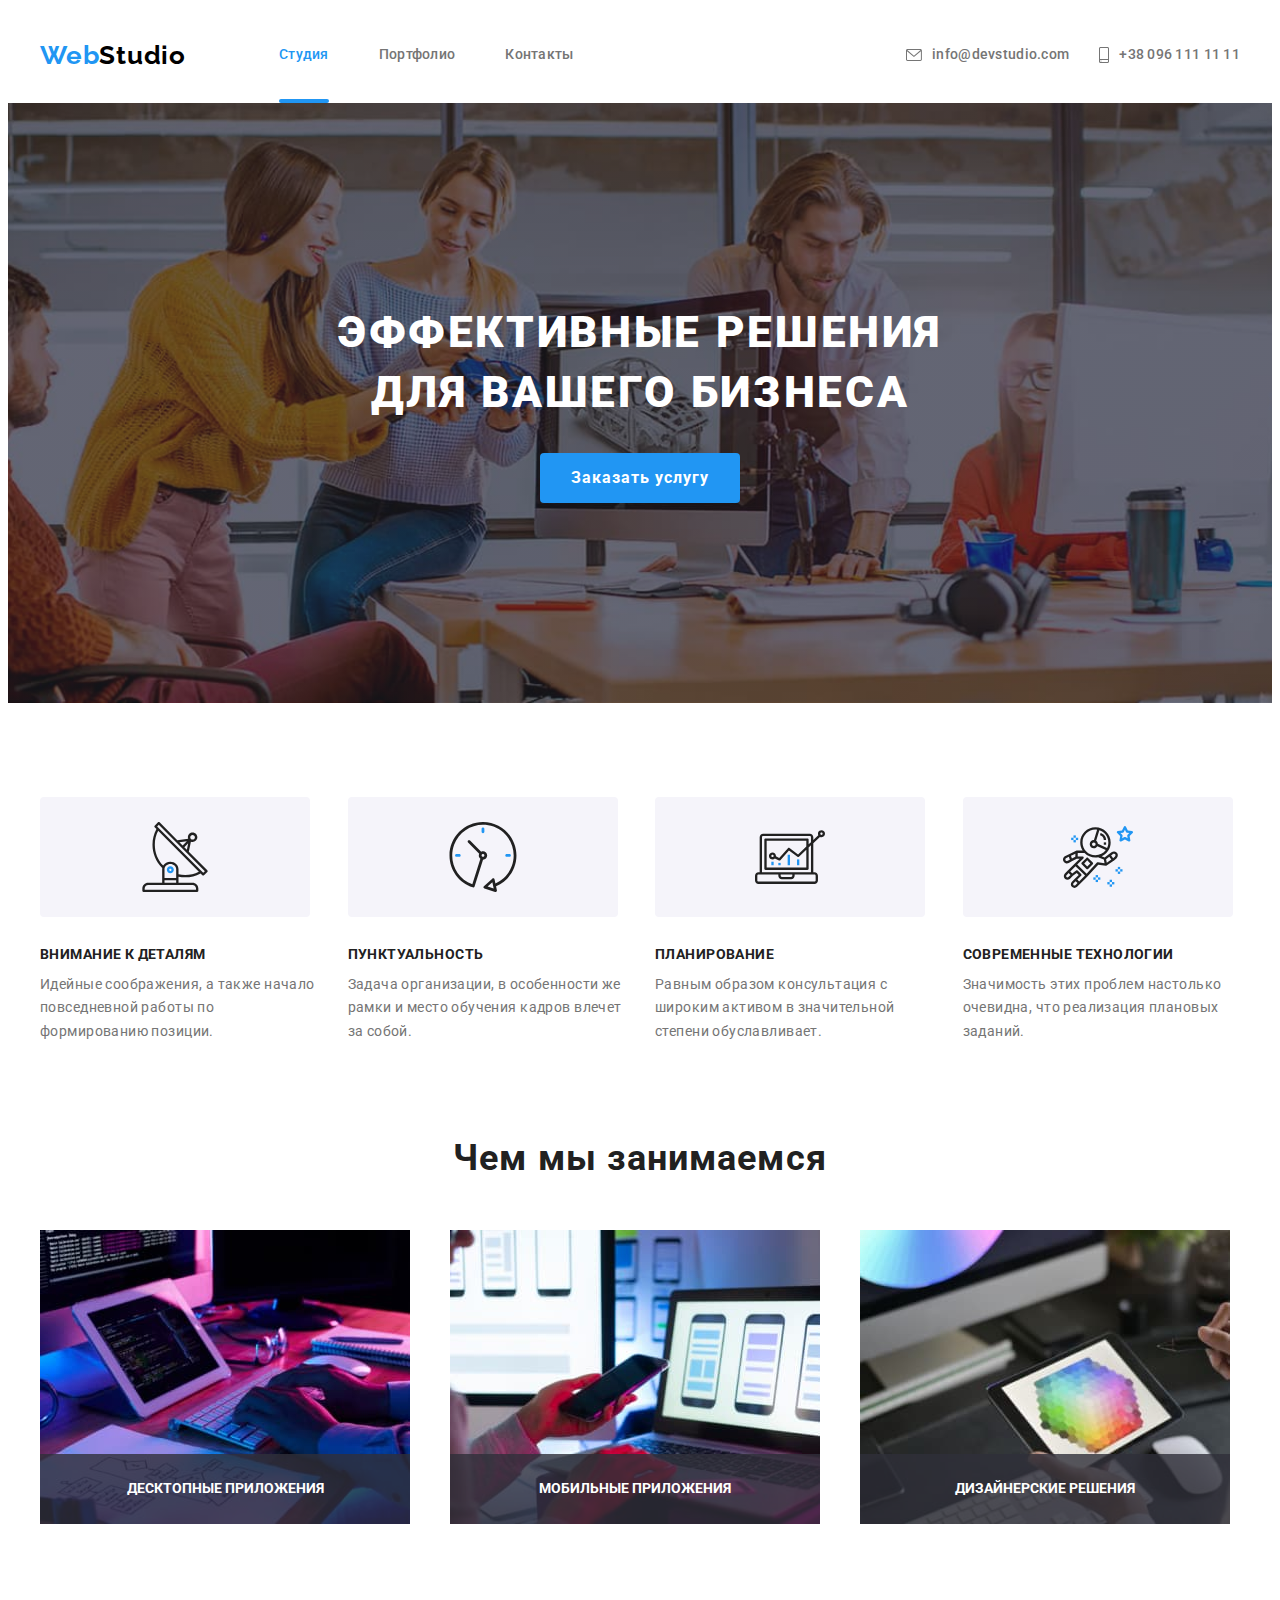
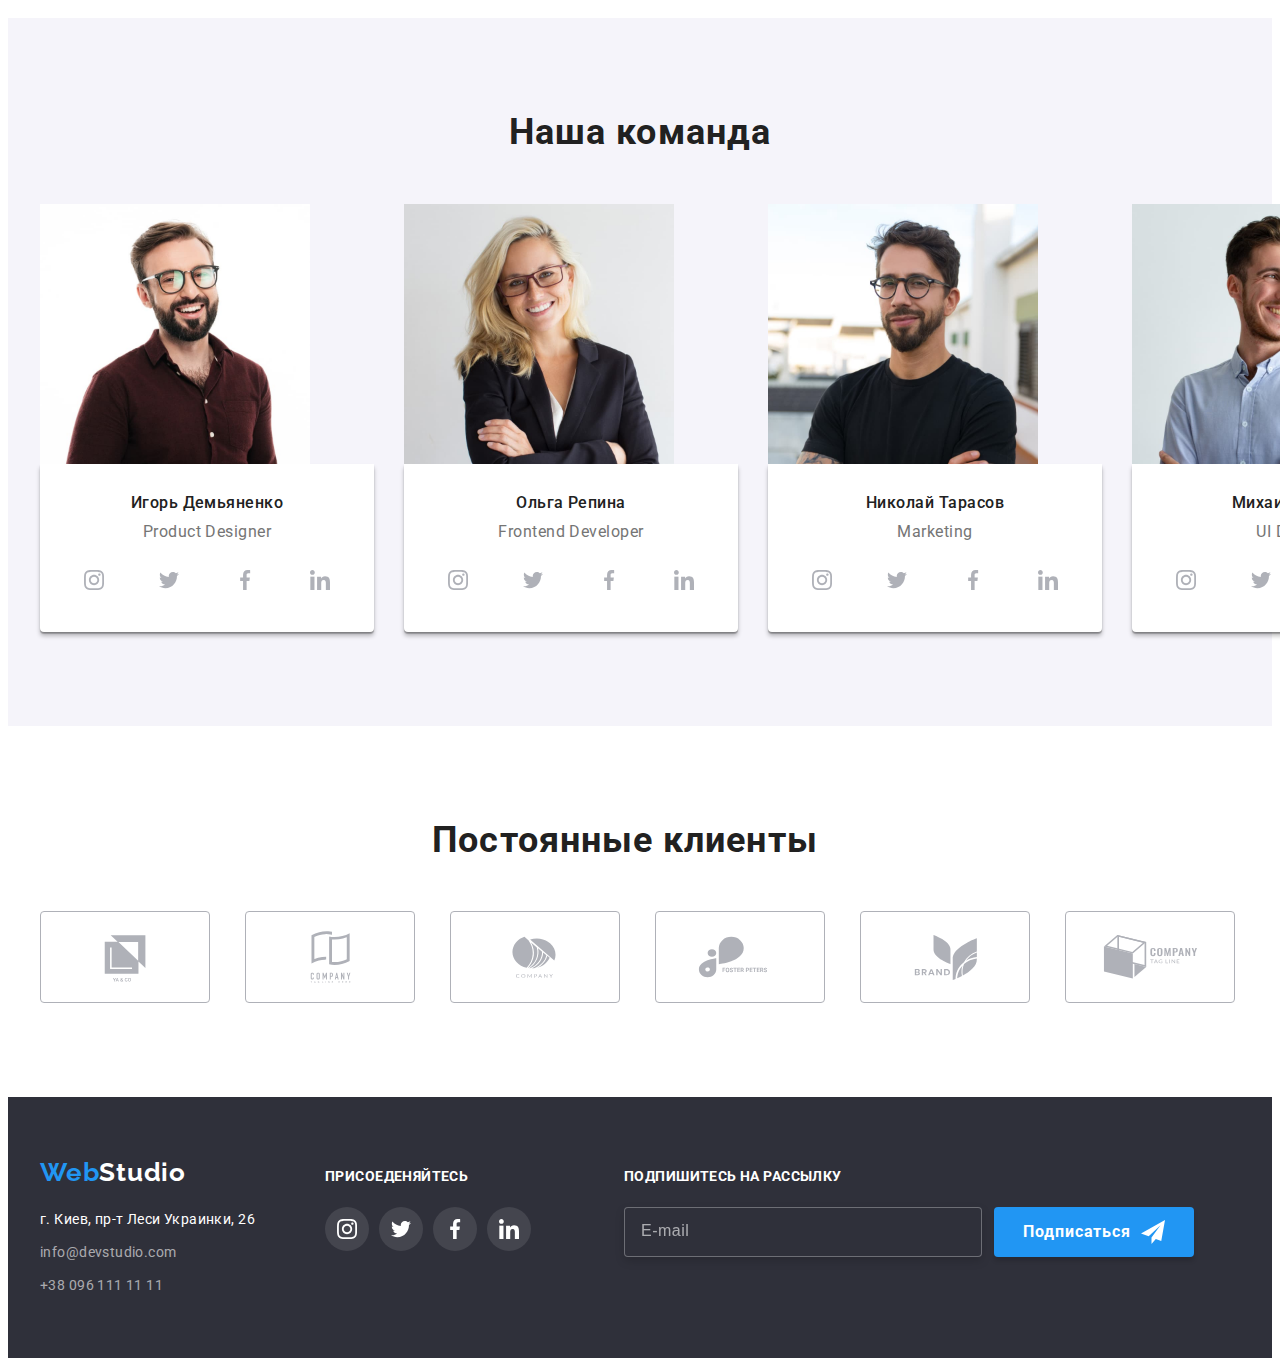
<file: index.html>
<!DOCTYPE html>
<html lang="ru">
  <head>
    <meta charset="UTF-8" />
    <meta http-equiv="X-UA-Compatible" content="IE=edge" />
    <meta name="viewport" content="width=device-width, initial-scale=1.0" />
    <title>Document</title>
    <link
      rel="stylesheet"
      href="https://cdnjs.cloudflare.com/ajax/libs/modern-normalize/1.1.0/modern-normalize.min.css"
      integrity="sha512-wpPYUAdjBVSE4KJnH1VR1HeZfpl1ub8YT/NKx4PuQ5NmX2tKuGu6U/JRp5y+Y8XG2tV+wKQpNHVUX03MfMFn9Q=="
      crossorigin="anonymous"
      referrerpolicy="no-referrer"
    />
    <link rel="preconnect" href="https://fonts.googleapis.com" />
    <link rel="preconnect" href="https://fonts.gstatic.com" crossorigin />
    <link
      href="https://fonts.googleapis.com/css2?family=Raleway:wght@700&family=Roboto:wght@400;500;700;900&display=swap"
      rel="stylesheet"
    />
    <link rel="stylesheet" href="./css/main.min.css" />
  </head>

  <body>
    <!-- Шапка сайта -->

    <header class="header">
      <div class="container page-nav">
        <a class="link logo" href="./" lang="en">Web<span class="logo__header">Studio</span></a>
        <nav class="navigation">
          <ul class="nav-list list">
            <li class="nav-list__item">
              <a class="nav-list__link link active-page" href="index.html">Студия</a>
            </li>

            <li class="nav-list__item">
              <a class="nav-list__link link" href="portfolio.html">Портфолио</a>
            </li>
            <li class="nav-list__item">
              <a class="nav-list__link link" href="">Контакты</a>
            </li>
          </ul>
        </nav>
        <ul class="contacts-list list">
          <li class="contacts-list__item">
            <a class="contacts-list___link link" href="mailto:info@devstudio.com">
              <svg class="contacts-list___icon" width="16" height="12">
                <use href="./images/svg/sprite.svg#icon-envelope"></use></svg
              >info@devstudio.com
            </a>
          </li>
          <li class="contacts-list__item">
            <a class="contacts-list___link link" href="tel:+380961111111">
              <svg class="contacts-list___icon" width="10" height="16">
                <use href="./images/svg/sprite.svg#icon-smartphone"></use></svg
              >+38 096 111 11 11
            </a>
          </li>
        </ul>
      </div>
    </header>
    <main class="main">
      <!--Герой-->

      <section class="hero hero-gradient">
        <div class="container hero-section">
          <h1 class="hero-title">Эффективные решения<br />для вашего бизнеса</h1>
          <button class="modal-btn" type="button" data-modal-open>Заказать услугу</button>
        </div>
      </section>

      <!--Чем мы занимаемся-->
      <section class="section-work">
        <div class="container">
          <ul class="list text-list">
            <li class="text-list__item">
              <div class="text-list__box">
                <svg class="text-list__icon" width="70" height="70">
                  <use href="./images/svg/sprite.svg#icon-antenna"></use>
                </svg>
              </div>
              <h3 class="text-list__subtitle">Внимание к деталям</h3>
              <p class="text-list__paragraph">
                Идейные соображения, а также начало повседневной работы по формированию позиции.
              </p>
            </li>
            <li class="text-list__item">
              <div class="text-list__box">
                <svg class="text-list__icon" width="70" height="70">
                  <use href="./images/svg/sprite.svg#icon-clock"></use>
                </svg>
              </div>
              <h3 class="text-list__subtitle">Пунктуальность</h3>
              <p class="text-list__paragraph">
                Задача организации, в особенности же рамки и место обучения кадров влечет за собой.
              </p>
            </li>
            <li class="text-list__item">
              <div class="text-list__box">
                <svg class="text-list__icon" width="70" height="70">
                  <use href="./images/svg/sprite.svg#icon-diagram"></use>
                </svg>
              </div>
              <h3 class="text-list__subtitle">Планирование</h3>
              <p class="text-list__paragraph">
                Равным образом консультация с широким активом в значительной степени обуславливает.
              </p>
            </li>
            <li class="text-list__item">
              <div class="text-list__box">
                <svg class="text-list__icon" width="70" height="70">
                  <use href="./images/svg/sprite.svg#icon-astronaut"></use>
                </svg>
              </div>
              <h3 class="text-list__subtitle">Современные технологии</h3>
              <p class="text-list__paragraph">
                Значимость этих проблем настолько очевидна, что реализация плановых заданий.
              </p>
            </li>
          </ul>
        </div>
      </section>
      <section class="our-work">
        <div class="container our-work-list">
          <h2 class="team-title">Чем мы занимаемся</h2>
          <ul class="list section-page">
            <li class="section-page__img">
              <div class="application-list">
                <img
                  src="./images/img-1.jpg"
                  alt="Кто то печатает на ноутбуке"
                  width="370"
                  height="294"
                />
                <p class="application-list__item">Десктопные приложения</p>
              </div>
            </li>
            <li class="section-page__img">
              <div class="application-list">
                <img
                  src="./images/img-2.jpg"
                  alt="Кто держит в руках телефон и смотрит в ноутбук"
                  width="370"
                  height="294"
                />
                <p class="application-list__item">Мобильные приложения</p>
              </div>
            </li>
            <li class="section-page__img">
              <div class="application-list">
                <img
                  src="./images/img-3.jpg"
                  alt="Кто то смотрит в планшет с картинкой"
                  width="370"
                  height="294"
                />
                <p class="application-list__item">Дизайнерские решения</p>
              </div>
            </li>
          </ul>
        </div>
      </section>
      <!-- Наша команда -->
      <section class="profession">
        <div class="container">
          <h2 class="team-title">Наша команда</h2>
          <div class="team-section">
            <ul class="list team-list">
              <li class="team-list__item">
                <img
                  src="./images/igor-1.jpg"
                  alt="фото мужчины в красной рубашке"
                  width="270"
                  height="260"
                />
                <div class="team-list-section">
                  <h3 class="employee">Игорь Демьяненко</h3>
                  <p class="employee-profession" lang="en">Product Designer</p>

                  <ul class="social-list list">
                    <li class="social-list__network">
                      <a href="" class="social-list__link">
                        <svg class="social-list__svg" width="20" height="20">
                          <use href="./images/svg/sprite.svg#icon-instagram"></use>
                        </svg>
                      </a>
                    </li>
                    <li class="social-list__network">
                      <a href="" class="social-list__link">
                        <svg class="social-list__svg" width="20" height="20">
                          <use href="./images/svg/sprite.svg#icon-twitter"></use>
                        </svg>
                      </a>
                    </li>
                    <li class="social-list__network">
                      <a href="" class="social-list__link">
                        <svg class="social-list__svg" width="20" height="20">
                          <use href="./images/svg/sprite.svg#icon-facebook"></use>
                        </svg>
                      </a>
                    </li>
                    <li class="social-list__network">
                      <a href="" class="social-list__link">
                        <svg class="social-list__svg" width="20" height="20">
                          <use href="./images/svg/sprite.svg#icon-linkedin"></use>
                        </svg>
                      </a>
                    </li>
                  </ul>
                </div>
              </li>
            </ul>
            <ul class="list team-list">
              <li class="team-list__item">
                <img
                  src="./images/olga.jpg"
                  alt="фото женщины в пиджаке"
                  width="270"
                  height="260"
                />
                <div class="team-list-section">
                  <h3 class="employee">Ольга Репина</h3>
                  <p class="employee-profession" lang="en">Frontend Developer</p>

                  <ul class="social-list list">
                    <li class="social-list__network">
                      <a href="" class="social-list__link">
                        <svg class="social-list__svg" width="20" height="20">
                          <use href="./images/svg/sprite.svg#icon-instagram"></use>
                        </svg>
                      </a>
                    </li>
                    <li class="social-list__network">
                      <a href="" class="social-list__link">
                        <svg class="social-list__svg" width="20" height="20">
                          <use href="./images/svg/sprite.svg#icon-twitter"></use>
                        </svg>
                      </a>
                    </li>
                    <li class="social-list__network">
                      <a href="" class="social-list__link">
                        <svg class="social-list__svg" width="20" height="20">
                          <use href="./images/svg/sprite.svg#icon-facebook"></use>
                        </svg>
                      </a>
                    </li>
                    <li class="social-list__network">
                      <a href="" class="social-list__link">
                        <svg class="social-list__svg" width="20" height="20">
                          <use href="./images/svg/sprite.svg#icon-linkedin"></use>
                        </svg>
                      </a>
                    </li>
                  </ul>
                </div>
              </li>
            </ul>
            <ul class="list team-list">
              <li class="team-list__item">
                <img
                  src="./images/mihail.jpg"
                  alt="фото мужчины в синей рубашке"
                  width="270"
                  height="260"
                />
                <div class="team-list-section">
                  <h3 class="employee">Николай Тарасов</h3>
                  <p class="employee-profession" lang="en">Marketing</p>

                  <ul class="social-list list">
                    <li class="social-list__network">
                      <a href="" class="social-list__link">
                        <svg class="social-list__svg" width="20" height="20">
                          <use href="./images/svg/sprite.svg#icon-instagram"></use>
                        </svg>
                      </a>
                    </li>
                    <li class="social-list__network">
                      <a href="" class="social-list__link">
                        <svg class="social-list__svg" width="20" height="20">
                          <use href="./images/svg/sprite.svg#icon-twitter"></use>
                        </svg>
                      </a>
                    </li>
                    <li class="social-list__network">
                      <a href="" class="social-list__link">
                        <svg class="social-list__svg" width="20" height="20">
                          <use href="./images/svg/sprite.svg#icon-facebook"></use>
                        </svg>
                      </a>
                    </li>
                    <li class="social-list__network">
                      <a href="" class="social-list__link">
                        <svg class="social-list__svg" width="20" height="20">
                          <use href="./images/svg/sprite.svg#icon-linkedin"></use>
                        </svg>
                      </a>
                    </li>
                  </ul>
                </div>
              </li>
            </ul>
            <ul class="list team-list">
              <li class="team-list__item">
                <img
                  src="./images/nikolay.jpg"
                  alt="фото мужчины в черной футболке"
                  width="270"
                  height="260"
                />
                <div class="team-list-section">
                  <h3 class="employee">Михаил Ермаков</h3>
                  <p class="employee-profession" lang="en">UI Designer</p>

                  <ul class="social-list list">
                    <li class="social-list__network">
                      <a href="" class="social-list__link">
                        <svg class="social-list__svg" width="20" height="20">
                          <use href="./images/svg/sprite.svg#icon-instagram"></use>
                        </svg>
                      </a>
                    </li>
                    <li class="social-list__network">
                      <a href="" class="social-list__link">
                        <svg class="social-list__svg" width="20" height="20">
                          <use href="./images/svg/sprite.svg#icon-twitter"></use>
                        </svg>
                      </a>
                    </li>
                    <li class="social-list__network">
                      <a href="" class="social-list__link">
                        <svg class="social-list__svg" width="20" height="20">
                          <use href="./images/svg/sprite.svg#icon-facebook"></use>
                        </svg>
                      </a>
                    </li>
                    <li class="social-list__network">
                      <a href="" class="social-list__link">
                        <svg class="social-list__svg" width="20" height="20">
                          <use href="./images/svg/sprite.svg#icon-linkedin"></use>
                        </svg>
                      </a>
                    </li>
                  </ul>
                </div>
              </li>
            </ul>
          </div>
        </div>
      </section>
      <!-- Постоянные клиенты -->
      <section class="clients-section">
        <div class="container">
          <h2 class="team-title">Постоянные клиенты</h2>
          <ul class="list clients-list">
            <li class="clients-list__item">
              <a class="clients-list__icon link" href="">
                <svg class="clients-list__svg" width="106" height="60">
                  <use href="./images/svg/sprite.svg#icon-logo" class="customer-list-icon"></use>
                </svg>
              </a>
            </li>
            <li class="clients-list__item">
              <a class="clients-list__icon link" href="">
                <svg class="clients-list__svg" width="106" height="60">
                  <use href="./images/svg/sprite.svg#icon-logo-1" class="customer-list-icon"></use>
                </svg>
              </a>
            </li>
            <li class="clients-list__item">
              <a class="clients-list__icon link" href="">
                <svg class="clients-list__svg" width="106" height="60">
                  <use href="./images/svg/sprite.svg#icon-logo-2" class="customer-list-icon"></use>
                </svg>
              </a>
            </li>
            <li class="clients-list__item">
              <a class="clients-list__icon link" href="">
                <svg class="clients-list__svg" width="106" height="60">
                  <use href="./images/svg/sprite.svg#icon-logo-3" class="customer-list-icon"></use>
                </svg>
              </a>
            </li>
            <li class="clients-list__item">
              <a class="clients-list__icon link" href="">
                <svg class="clients-list__svg" width="106" height="60">
                  <use href="./images/svg/sprite.svg#icon-logo-4" class="customer-list-icon"></use>
                </svg>
              </a>
            </li>
            <li class="clients-list__item">
              <a class="clients-list__icon link" href="">
                <svg class="clients-list__svg" width="106" height="60">
                  <use href="./images/svg/sprite.svg#icon-logo-5" class="customer-list-icon"></use>
                </svg>
              </a>
            </li>
          </ul>
        </div>
      </section>
    </main>
    <!--Подвал-->
    <footer class="footer">
      <div class="container footer-icon">
        <div class="footer-icon-list">
          <a class="link logo footer-link" href="/" lang="en"
            >Web<span class="logo__footer">Studio</span></a
          >
          <address class="contact-section">
            <ul class="list contact-list">
              <li class="contact-list__item">
                <a class="contact-list__address link" href="г.Киев,пр-т-Леси-Украинки,26"
                  >г. Киев, пр-т Леси Украинки, 26</a
                >
              </li>
              <li class="contact-list__item">
                <a class="сontact-list__link link" href="mailto:info@devstudio.com"
                  >info@devstudio.com</a
                >
              </li>
              <li class="contact-list__item">
                <a class="сontact-list__link link" href="tel:+380961111111">+38 096 111 11 11</a>
              </li>
            </ul>
          </address>
        </div>
        <div class="footer-ikon-link">
          <ul class="networks-address">
            <li class="list network-address-list">
              <h2 class="network-address-item">Присоеденяйтесь</h2>
            </li>
          </ul>
          <ul class="network-list list">
            <li class="network-list__footer">
              <a href="" class="network-list__footer-link">
                <svg class="network-list__footer-svg" width="20" height="20">
                  <use
                    href="./images/svg/sprite.svg#icon-instagram"
                    class="network-list-link"
                  ></use>
                </svg>
              </a>
            </li>
            <li class="network-list__footer">
              <a href="" class="network-list__footer-link">
                <svg class="network-list__footer-svg" width="20" height="20">
                  <use href="./images/svg/sprite.svg#icon-twitter" class="network-list-link"></use>
                </svg>
              </a>
            </li>
            <li class="network-list__footer">
              <a href="" class="network-list__footer-link">
                <svg class="network-list__footer-svg" width="20" height="20">
                  <use href="./images/svg/sprite.svg#icon-facebook" class="network-list-link"></use>
                </svg>
              </a>
            </li>
            <li class="network-list__footer">
              <a href="" class="network-list__footer-link">
                <svg class="network-list__footer-svg" width="20" height="20">
                  <use href="./images/svg/sprite.svg#icon-linkedin" class="network-list-link"></use>
                </svg>
              </a>
            </li>
          </ul>
        </div>
        <form class="newsletter-subscription">
          <label for="email-footer" class="newsletter-subscription-footer"
            >Подпишитесь на рассылку</label
          >
          <div class="newsletter-subscription-footer-input">
            <input
              name="user-mail-footer"
              class="input-footer"
              type="email"
              placeholder="E-mail"
              id="email-footer"
              required
            />
            <button type="submit" class="newsletter-subscription-button">
              <span class="button-svg-text">Подписаться</span>
              <svg class="button-svg" width="24" height="24">
                <use href="./images/svg/sprite.svg#icon-icon-send"></use>
              </svg>
            </button>
          </div>
        </form>
      </div>
    </footer>
    <div class="backdrop is-hidden" data-modal>
      <div class="modal">
        <button type="button" class="modal-close-btn" data-modal-close>
          <svg class="modal-close-icon" width="18" height="18">
            <use href="./images/svg/sprite.svg#close-icon"></use>
          </svg>
        </button>
        <b class="contact-form-section">Оставьте свои данные, мы вам перезвоним</b>
        <form class="contact-form">
          <label for="text" class="contact-form-field"
            ><span class="contact-form-text">Имя</span>
            <input name="user-name" class="contact-form-input" type="text" id="text" required />
            <svg class="contact-form-icon" width="18" height="18">
              <use href="./images/svg/sprite.svg#icon-person-1"></use>
            </svg>
          </label>

          <label for="tel" class="contact-form-field"
            ><span class="contact-form-text">Телефон</span>
            <input name="user-phone" class="contact-form-input" type="tel" id="tel" required />
            <svg class="contact-form-icon" width="18" height="18">
              <use href="./images/svg/sprite.svg#icon-phone-1"></use>
            </svg>
          </label>

          <label for="email" class="contact-form-field"
            ><span class="contact-form-text">Почта</span>
            <input name="user-mail" class="contact-form-input" type="email" id="email" required />
            <svg class="contact-form-icon" width="18" height="18">
              <use href="./images/svg/sprite.svg#icon-email-1"></use>
            </svg>
          </label>

          <label for="user-comments" class="contact-form-field"
            ><span class="contact-form-text">Комментарий</span>
            <textarea
              name="user-comments"
              class="contact-form-message"
              placeholder="Введите текст"
              id="user-comments"
            ></textarea>
          </label>

          <input
            name="accept-policy"
            type="checkbox"
            class="contact-form-checkbox visually-hidden"
            id="policy-checkbox"
            required
          />
          <label for="policy-checkbox" class="contact-form-checkbox-label"
            >Соглашаюсь с рассылкой и принимаю&nbsp;<a href="" class="agreement-conditions">
              Условия договора</a
            ></label
          >
          <button type="submit" class="contact-form-submit-btn">Отправить</button>
        </form>
      </div>
    </div>
    <script src="./js/modal.js"></script>
  </body>
</html>
</file>
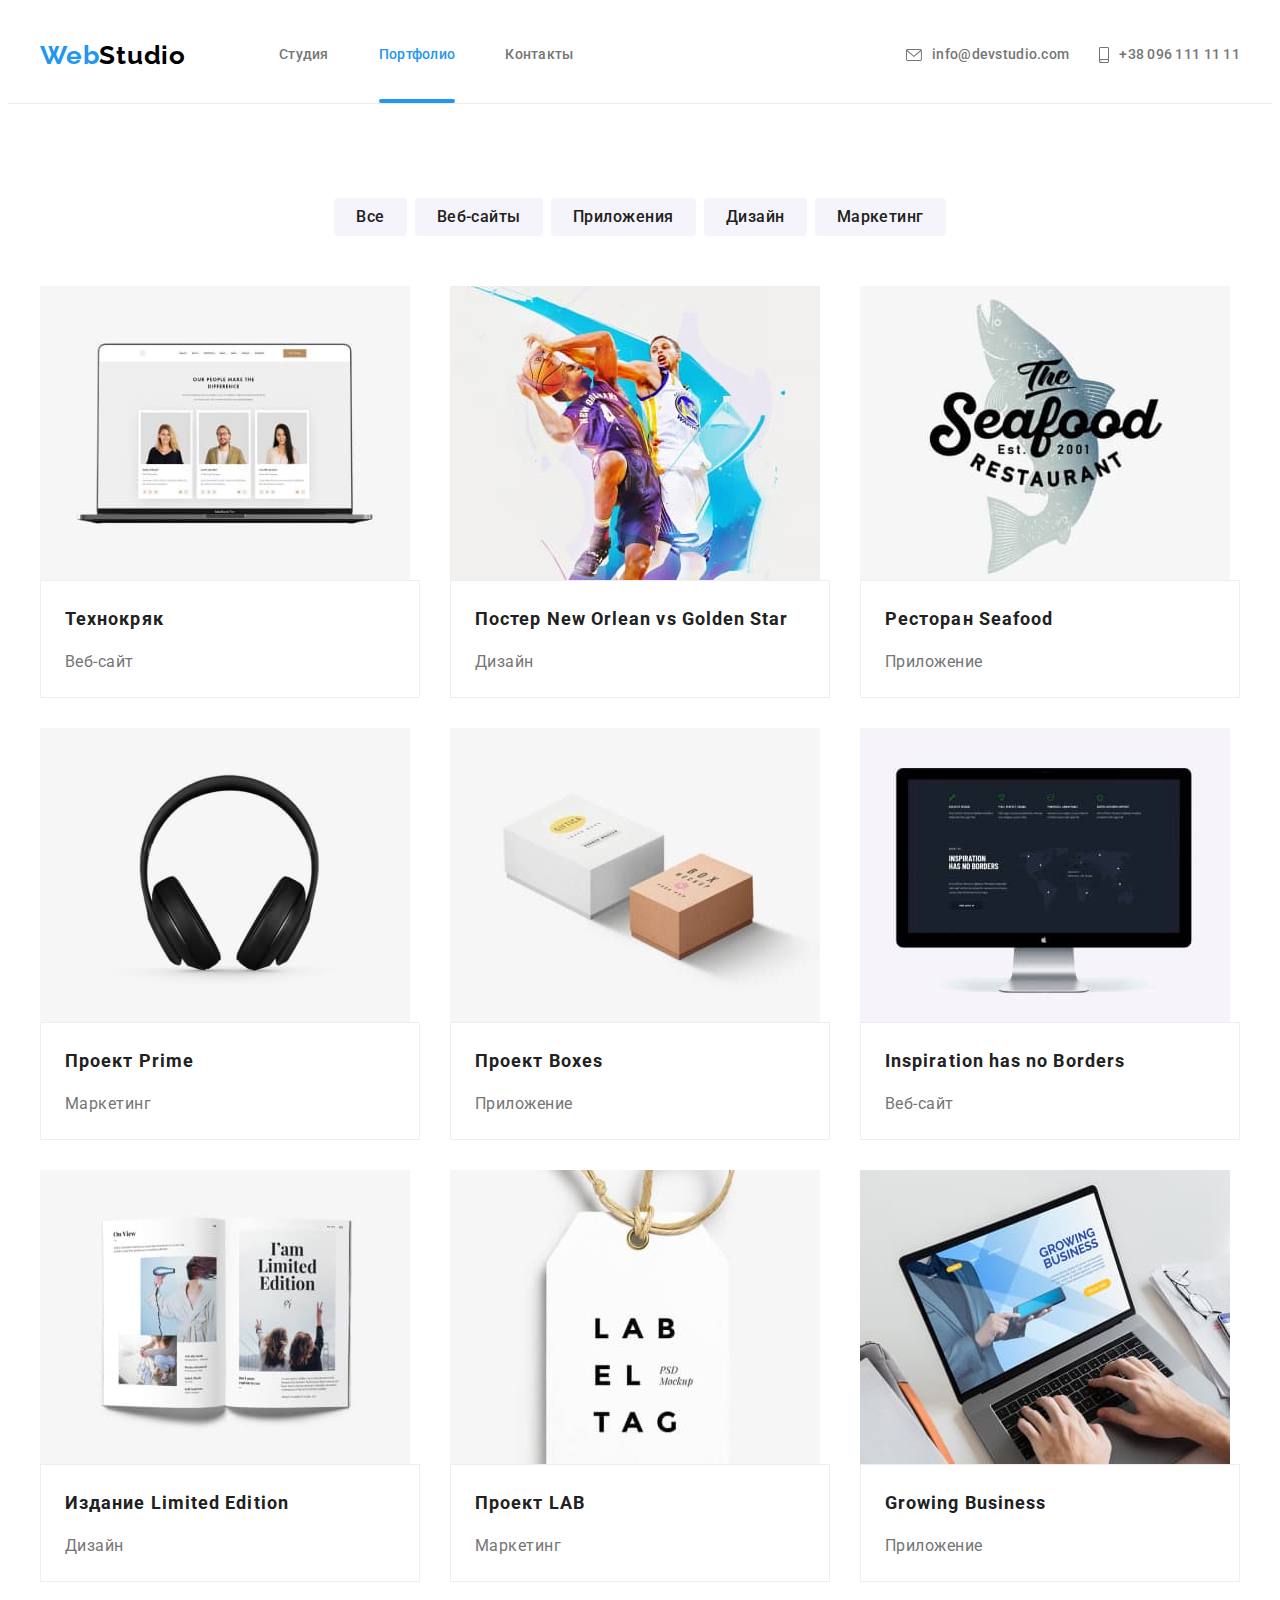
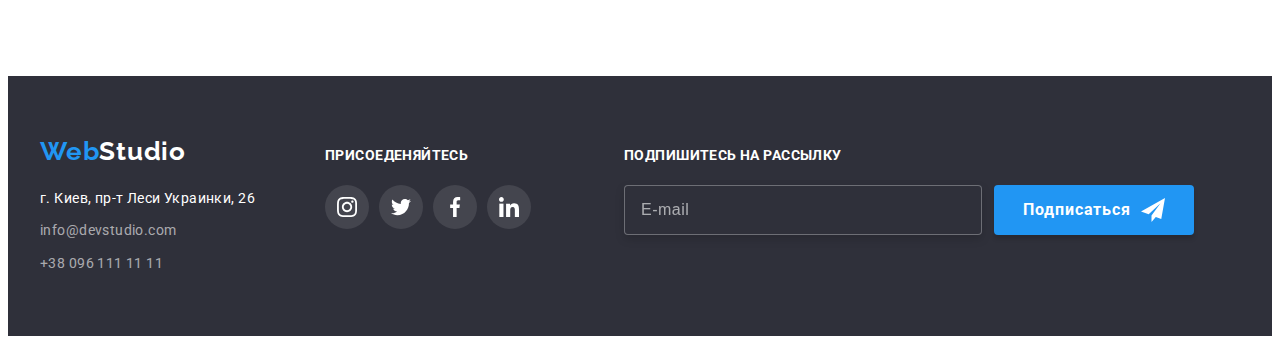
<file: portfolio.html>
<!DOCTYPE html>
<html lang="ru">
  <head>
    <meta charset="UTF-8" />
    <meta http-equiv="X-UA-Compatible" content="IE=edge" />
    <meta name="viewport" content="width=device-width, initial-scale=1.0" />
    <title>Document</title>
    <link
      rel="stylesheet"
      href="https://cdnjs.cloudflare.com/ajax/libs/modern-normalize/1.1.0/modern-normalize.min.css"
      integrity="sha512-wpPYUAdjBVSE4KJnH1VR1HeZfpl1ub8YT/NKx4PuQ5NmX2tKuGu6U/JRp5y+Y8XG2tV+wKQpNHVUX03MfMFn9Q=="
      crossorigin="anonymous"
      referrerpolicy="no-referrer"
    />
    <link rel="preconnect" href="https://fonts.googleapis.com" />
    <link rel="preconnect" href="https://fonts.gstatic.com" crossorigin />
    <link
      href="https://fonts.googleapis.com/css2?family=Raleway:wght@700&family=Roboto:wght@400;500;700;900&display=swap"
      rel="stylesheet"
    />
    <link rel="stylesheet" href="./css/main.min.css" />
  </head>

  <body>
    <!-- Шапка сайта -->
    <header class="header header-border">
      <div class="container page-nav">
        <a class="link logo" href="./" lang="en">Web<span class="logo__header">Studio</span></a>
        <nav class="navigation">
          <ul class="nav-list list">
            <li class="nav-list__item">
              <a class="nav-list__link link" href="index.html">Студия</a>
            </li>
            <li class="nav-list__item">
              <a class="nav-list__link link active-page" href="portfolio.html">Портфолио</a>
            </li>
            <li class="nav-list__item">
              <a class="nav-list__link link" href="">Контакты</a>
            </li>
          </ul>
        </nav>
        <ul class="contacts-list list">
          <li class="contacts-list__item">
            <a class="contacts-list___link link" href="mailto:info@devstudio.com">
              <svg class="contacts-list___icon" width="16" height="12">
                <use href="./images/svg/sprite.svg#icon-envelope"></use></svg
              >info@devstudio.com
            </a>
          </li>
          <li class="contacts-list__item">
            <a class="contacts-list___link link" href="tel:+380961111111">
              <svg class="contacts-list___icon" width="10" height="16">
                <use href="./images/svg/sprite.svg#icon-smartphone"></use></svg
              >+38 096 111 11 11</a
            >
          </li>
        </ul>
      </div>
    </header>
    <main>
      <section class="portfolio-section">
        <div class="container">
          <h1 class="visually-hidden">Примеры работ</h1>
          <!--кнопки-->
          <ul class="list portfolio-button">
            <li class="portfolio-button__list">
              <button class="portfolio-button__item" type="button">Все</button>
            </li>
            <li class="portfolio-button__list">
              <button class="portfolio-button__item" type="button">Веб-сайты</button>
            </li>
            <li class="portfolio-button__list">
              <button class="portfolio-button__item" type="button">Приложения</button>
            </li>
            <li class="portfolio-button__list">
              <button class="portfolio-button__item" type="button">Дизайн</button>
            </li>
            <li class="portfolio-button__list">
              <button class="portfolio-button__item" type="button">Маркетинг</button>
            </li>
          </ul>
          <!--Примеры работ-->
          <ul class="list example-list">
            <li class="example-list__element">
              <a class="link example-list__link example-list__overlay" href="./">
                <div class="example-element-works-img">
                  <img
                    src="./images/portfolio/technoquack.jpg"
                    alt="показана веб страница на ноуте"
                    width="370"
                    height="294"
                  />
                  <p class="overlay">
                    Ресурс предлагает комплексные предложения с разным уровнем функционала и
                    сервисов. Все это позволит посетителю получить исчерпывающие сведения о компании
                    или частном лице.
                  </p>
                </div>
                <div class="examples-img">
                  <h2 class="subtitle">Технокряк</h2>
                  <p class="tagline">Веб-сайт</p>
                </div>
              </a>
            </li>
            <li class="example-list__element">
              <a class="link example-list__link example-list__overlay" href="./">
                <div class="example-element-works-img">
                  <img
                    src="./images/portfolio/orlean.jpg"
                    alt="два мужчины играют в баскетбол"
                    width="370"
                    height="294"
                  />
                  <p class="overlay">
                    Ресурс предлагает комплексные предложения с разным уровнем функционала и
                    сервисов. Все это позволит посетителю получить исчерпывающие сведения о компании
                    или частном лице.
                  </p>
                </div>
                <div class="examples-img">
                  <h2 class="subtitle">Постер New Orlean vs Golden Star</h2>
                  <p class="tagline">Дизайн</p>
                </div>
              </a>
            </li>
            <li class="example-list__element">
              <a class="link example-list__link example-list__overlay" href="./">
                <div class="example-element-works-img">
                  <img
                    src="./images/portfolio/seafood.jpg"
                    alt="логотип ресторана в виде рыбы"
                    width="370"
                    height="294"
                  />
                  <p class="overlay">
                    Ресурс предлагает комплексные предложения с разным уровнем функционала и
                    сервисов. Все это позволит посетителю получить исчерпывающие сведения о компании
                    или частном лице.
                  </p>
                </div>
                <div class="examples-img">
                  <h2 class="subtitle">Ресторан Seafood</h2>
                  <p class="tagline">Приложение</p>
                </div>
              </a>
            </li>
            <li class="example-list__element">
              <a class="link example-list__link example-list__overlay" href="./">
                <div class="example-element-works-img">
                  <img src="./images/portfolio/prime.jpg" alt="наушники" width="370" height="294" />
                  <p class="overlay">
                    Ресурс предлагает комплексные предложения с разным уровнем функционала и
                    сервисов. Все это позволит посетителю получить исчерпывающие сведения о компании
                    или частном лице.
                  </p>
                </div>
                <div class="examples-img">
                  <h2 class="subtitle">Проект Prime</h2>
                  <p class="tagline">Маркетинг</p>
                </div>
              </a>
            </li>
            <li class="example-list__element">
              <a class="link example-list__link example-list__overlay" href="./">
                <div class="example-element-works-img">
                  <img
                    src="./images/portfolio/boxes.jpg"
                    alt="две коробки"
                    width="370"
                    height="294"
                  />
                  <p class="overlay">
                    Ресурс предлагает комплексные предложения с разным уровнем функционала и
                    сервисов. Все это позволит посетителю получить исчерпывающие сведения о компании
                    или частном лице.
                  </p>
                </div>
                <div class="examples-img">
                  <h2 class="subtitle">Проект Boxes</h2>
                  <p class="tagline">Приложение</p>
                </div>
              </a>
            </li>
            <li class="example-list__element">
              <a class="link example-list__link example-list__overlay" href="./">
                <div class="example-element-works-img">
                  <img
                    src="./images/portfolio/borders.jpg"
                    alt="моноблок компании эпл"
                    width="370"
                    height="294"
                  />
                  <p class="overlay">
                    Ресурс предлагает комплексные предложения с разным уровнем функционала и
                    сервисов. Все это позволит посетителю получить исчерпывающие сведения о компании
                    или частном лице.
                  </p>
                </div>
                <div class="examples-img">
                  <h2 class="subtitle">Inspiration has no Borders</h2>
                  <p class="tagline">Веб-сайт</p>
                </div>
              </a>
            </li>
            <li class="example-list__element">
              <a class="link example-list__link example-list__overlay" href="./">
                <div class="example-element-works-img">
                  <img
                    src="./images/portfolio/limited.jpg"
                    alt="развернутая книга"
                    width="370"
                    height="294"
                  />
                  <p class="overlay">
                    Ресурс предлагает комплексные предложения с разным уровнем функционала и
                    сервисов. Все это позволит посетителю получить исчерпывающие сведения о компании
                    или частном лице.
                  </p>
                </div>
                <div class="examples-img">
                  <h2 class="subtitle">Издание Limited Edition</h2>
                  <p class="tagline">Дизайн</p>
                </div>
              </a>
            </li>
            <li class="example-list__element">
              <a class="link example-list__link example-list__overlay" href="./">
                <div class="example-element-works-img">
                  <img src="./images/portfolio/lab.jpg" alt="бирка" width="370" height="294" />
                  <p class="overlay">
                    Ресурс предлагает комплексные предложения с разным уровнем функционала и
                    сервисов. Все это позволит посетителю получить исчерпывающие сведения о компании
                    или частном лице.
                  </p>
                </div>
                <div class="examples-img">
                  <h2 class="subtitle">Проект LAB</h2>
                  <p class="tagline">Маркетинг</p>
                </div>
              </a>
            </li>
            <li class="example-list__element">
              <a class="link example-list__link example-list__overlay" href="./">
                <div class="example-element-works-img">
                  <img
                    src="./images/portfolio/business.jpg"
                    alt="печатает на ноуте"
                    width="370"
                    height="294"
                  />
                  <p class="overlay">
                    Ресурс предлагает комплексные предложения с разным уровнем функционала и
                    сервисов. Все это позволит посетителю получить исчерпывающие сведения о компании
                    или частном лице.
                  </p>
                </div>
                <div class="examples-img">
                  <h2 class="subtitle">Growing Business</h2>
                  <p class="tagline">Приложение</p>
                </div>
              </a>
            </li>
          </ul>
        </div>
      </section>
    </main>
    <!--Подвал-->
    <footer class="footer">
      <div class="container footer-icon">
        <div class="footer-icon-list">
          <a class="link logo footer-link" href="/" lang="en"
            >Web<span class="logo__footer">Studio</span></a
          >
          <address class="contact-section">
            <ul class="list contact-list">
              <li class="contact-list__item">
                <a class="contact-list__address link" href="г.Киев,пр-т-Леси-Украинки,26"
                  >г. Киев, пр-т Леси Украинки, 26</a
                >
              </li>
              <li class="contact-list__item">
                <a class="сontact-list__link link" href="mailto:info@devstudio.com"
                  >info@devstudio.com</a
                >
              </li>
              <li class="contact-list__item">
                <a class="сontact-list__link link" href="tel:+380961111111">+38 096 111 11 11</a>
              </li>
            </ul>
          </address>
        </div>
        <div class="footer-ikon-link">
          <ul class="networks-address">
            <li class="list network-address-list">
              <h2 class="network-address-item">Присоеденяйтесь</h2>
            </li>
          </ul>
          <ul class="network-list list">
            <li class="network-list__footer">
              <a href="" class="network-list__footer-link">
                <svg class="network-list__footer-svg" width="20" height="20">
                  <use
                    href="./images/svg/sprite.svg#icon-instagram"
                    class="network-list-link"
                  ></use>
                </svg>
              </a>
            </li>
            <li class="network-list__footer">
              <a href="" class="network-list__footer-link">
                <svg class="network-list__footer-svg" width="20" height="20">
                  <use href="./images/svg/sprite.svg#icon-twitter" class="network-list-link"></use>
                </svg>
              </a>
            </li>
            <li class="network-list__footer">
              <a href="" class="network-list__footer-link">
                <svg class="network-list__footer-svg" width="20" height="20">
                  <use href="./images/svg/sprite.svg#icon-facebook" class="network-list-link"></use>
                </svg>
              </a>
            </li>
            <li class="network-list__footer">
              <a href="" class="network-list__footer-link">
                <svg class="network-list__footer-svg" width="20" height="20">
                  <use href="./images/svg/sprite.svg#icon-linkedin" class="network-list-link"></use>
                </svg>
              </a>
            </li>
          </ul>
        </div>
        <form class="newsletter-subscription">
          <label for="email-footer" class="newsletter-subscription-footer"
            >Подпишитесь на рассылку</label
          >
          <div class="newsletter-subscription-footer-input">
            <input
              name="user-mail-footer"
              class="input-footer"
              type="email"
              placeholder="E-mail"
              id="email-footer"
              required
            />
            <button type="submit" class="newsletter-subscription-button">
              <span class="button-svg-text">Подписаться</span>
              <svg class="button-svg" width="24" height="24">
                <use href="./images/svg/sprite.svg#icon-icon-send"></use>
              </svg>
            </button>
          </div>
        </form>
      </div>
    </footer>
  </body>
</html>
</file>
<file: css/main.min.css>
:root{--primary-font-family: 'Roboto', sans-serif;--secondary-font-family: 'Raleway', sans-serif;--primary-text-color-theme-light: #212121;--secondary-text-color-theme-light: #757575;--text-and-background-color: #ffffff;--accent-collor: #2196f3;--icon-color: #afb1b8;--background-icon-color: #f5f4fa}.visually-hidden{position:absolute;width:1px;height:1px;margin:-1px;border:0;padding:0;white-space:nowrap;clip-path:inset(100%);clip:rect(0 0 0 0);overflow:hidden}body{font-family:var(--primary-font-family);background:var(--text-and-background-color);color:var(--primary-text-color-theme-light)}h1,h2,h3,h4,h5,h6,p{margin-top:0;margin-bottom:0}ul,ol{margin-top:0;margin-bottom:0;padding-left:0}img{display:block;max-width:100%;height:auto}.list{list-style:none}.link{text-decoration:none}.container{width:1200px;padding-left:15px;padding-right:15px;margin-left:auto;margin-right:auto}.modal-btn{display:block;margin:0 auto;width:200px;height:50px;font-family:var(--primary-font-family);font-weight:700;font-size:16px;line-height:1.87;letter-spacing:0.06em;cursor:pointer;border-style:none;border-radius:4px;color:var(--text-and-background-color);background:var(--accent-collor);transition:background-color 250ms cubic-bezier(0.4, 0, 0.2, 1)}.modal-btn:hover,.modal-btn:focus{background-color:#188ce8}.logo{font-family:var(--secondary-font-family);font-weight:700;font-size:26px;line-height:1.19;letter-spacing:0.03em;margin-right:93px;color:var(--accent-collor)}.logo__header{color:#000000}.logo__footer{color:var(--text-and-background-color)}.hero-title{font-weight:900;font-size:44px;line-height:1.36;text-align:center;margin-bottom:30px;letter-spacing:0.06em;text-transform:uppercase;color:var(--text-and-background-color)}.team-title{display:flex;align-items:center;flex-direction:column;font-weight:700;font-size:36px;line-height:1.16;letter-spacing:0.03em;margin-bottom:50px}.social-list{display:flex;justify-content:space-between}.social-list__svg{fill:var(--icon-color);transition:fill 250ms cubic-bezier(0.4, 0, 0.2, 1)}.social-list__link:hover .social-list__svg,.social-list__link:focus .social-list__svg{fill:var(--text-and-background-color)}.social-list__link{display:flex;align-items:center;justify-content:center;width:44px;height:44px;border-radius:50%;transition:background-color 250ms cubic-bezier(0.4, 0, 0.2, 1)}.social-list__link:hover,.social-list__link:focus{background-color:var(--accent-collor)}.social-list__network{margin-right:10px}.social-list__network:last-child{margin:0px}.network-address-item{font-weight:700;font-size:14px;line-height:1.4;letter-spacing:0.03em;text-transform:uppercase;color:var(--text-and-background-color)}.footer-icon{display:flex;align-items:baseline}.network-address-list{margin-bottom:20px}.footer-ikon-link{margin-left:70px}.network-list{display:flex;justify-content:space-between}.network-list__footer-svg{fill:var(--text-and-background-color);transition:fill 250ms cubic-bezier(0.4, 0, 0.2, 1)}.network-list__footer-link:hover .network-list__footer-svg,.network-list__footer-link:focus .network-list__footer-svg{fill:var(--text-and-background-color)}.network-list__footer-link{display:flex;align-items:center;justify-content:center;width:44px;height:44px;border-radius:50%;background:rgba(255,255,255,0.1);transition:background-color 250ms cubic-bezier(0.4, 0, 0.2, 1)}.network-list__footer-link:hover,.network-list__footer-link:focus{background-color:var(--accent-collor)}.network-list__footer{margin-right:10px}.network-list__footer:last-child{margin:0px}.newsletter-subscription{display:block;margin-left:93px}.newsletter-subscription-footer{display:flex;font-weight:700;font-size:14px;line-height:1.4;letter-spacing:0.03em;text-transform:uppercase;margin-bottom:20px;color:var(--text-and-background-color)}.newsletter-subscription-footer-input{display:flex}.input-footer{margin-bottom:20px;padding-left:16px;width:358px;height:50px;color:var(--background-icon-color);background-color:#2F303A;border:1px solid rgba(255,255,255,0.3);box-sizing:border-box;filter:drop-shadow(0px 4px 4px rgba(0,0,0,0.15));border-radius:4px}.input-footer::placeholder{font-weight:400;font-size:16px;line-height:1.25;letter-spacing:0.03em;color:rgba(255,255,255,0.6)}.newsletter-subscription-button{display:flex;justify-content:center;align-items:center;width:200px;height:50px;margin-left:12px;font-family:var(--primary-font-family);font-weight:700;font-size:16px;line-height:1.87;letter-spacing:0.06em;cursor:pointer;border-style:none;box-shadow:0px 4px 4px rgba(0,0,0,0.15);border-radius:4px;color:var(--text-and-background-color);background:var(--accent-collor)}.button-svg-text{padding-right:10px}.button-svg{width:24px;height:24px}.portfolio-button__item{font-family:var(--primary-font-family);font-weight:500;font-size:16px;line-height:1.62;border-style:none;cursor:pointer;border-radius:4px;text-align:center;padding:6px 22px 6px 22px;letter-spacing:0.03em;background:#f5f4fa;color:var(--primary-text-color-theme-light);transition:background-color 250ms cubic-bezier(0.4, 0, 0.2, 1),color 250ms cubic-bezier(0.4, 0, 0.2, 1)}.portfolio-button__item:hover,.portfolio-button__item:focus{color:var(--text-and-background-color);background:#188ce8;box-shadow:0px 3px 1px rgba(0,0,0,0.1),0px 1px 2px rgba(0,0,0,0.08),0px 2px 2px rgba(0,0,0,0.12);border-radius:4px}.portfolio-button{display:flex;align-items:center;flex-wrap:wrap;align-content:center;justify-content:center;margin-bottom:50px}.portfolio-button__list{margin-right:8px}.portfolio-button__list:last-child{margin:0}.portfolio-section{padding-top:94px}.subtitle{font-weight:700;font-size:18px;line-height:2;letter-spacing:0.06em;margin-bottom:10px;color:var(--primary-text-color-theme-light)}.tagline{font-size:16px;line-height:1.87;letter-spacing:0.03em;color:var(--secondary-text-color-theme-light)}.portfolio-section{padding-bottom:94px}.example-list{display:flex;flex-wrap:wrap;margin-left:-30px;margin-top:-30px}.example-list>.example-list__element{flex-basis:calc(100% / 3 - 30px);margin-left:30px;margin-top:30px;transition:box-shadow 250ms cubic-bezier(0.4, 0, 0.2, 1)}.examples-img{background:var(--text-and-background-color);border:1px solid #eeeeee;box-sizing:border-box;padding:20px 24px 20px 24px}.example-list__link:hover{box-shadow:0px 1px 1px rgba(0,0,0,0.12),0px 4px 4px rgba(0,0,0,0.06),1px 4px 6px rgba(0,0,0,0.16)}.example-element-works-img{position:relative;overflow:hidden}.example-list__overlay{display:block}.overlay{position:absolute;content:'';top:0;left:0;width:100%;height:100%;font-size:18px;line-height:1.55;color:var(--text-and-background-color);background-color:rgba(33,150,243,0.9);padding:63px 24px 63px 24px;overflow:auto;transform:translateY(100%);transition:transform 250ms cubic-bezier(0.4, 0, 0.2, 1)}.example-list__overlay:hover .overlay,.example-list__overlay:focus .overlay{transform:translateY(0%)}.backdrop{position:fixed;top:0;left:0;width:100vw;height:100vh;background-color:rgba(0,0,0,0.2)}.backdrop.is-hidden{opacity:0;visibility:hidden;pointer-events:none}.modal{position:absolute;content:'';top:50%;left:50%;transform:translate(-50%, -50%);width:528px;background-color:var(--text-and-background-color);box-shadow:0px 1px 3px rgba(0,0,0,0.12),0px 1px 1px rgba(0,0,0,0.14),0px 2px 1px rgba(0,0,0,0.2);border-radius:4px;padding:40px}.contact-form-field{position:relative;display:block}.contact-form-input{width:100%;height:40px;padding-left:42px;border:1px solid rgba(33,33,33,0.2);box-sizing:border-box;border-radius:4px;transition:border-color 250ms cubic-bezier(0.4, 0, 0.2, 1)}.contact-form-input:hover,.contact-form-input:focus{outline:none;border-color:var(--accent-collor)}.contact-form-section{font-weight:700;font-size:20px;line-height:1.15;text-align:center;letter-spacing:0.03em}.contact-form-text{display:block;margin-bottom:4px;margin-top:10px;font-size:12px;line-height:1.16;color:var(--secondary-text-color-theme-light);letter-spacing:0.01em}.contact-form-icon{position:absolute;top:65%;left:12px;transform:translateY(-50%);display:block;width:18px;height:18px;fill:#212121;transition:fill 250ms cubic-bezier(0.4, 0, 0.2, 1)}.contact-form-input:hover+.contact-form-icon,.contact-form-input:focus+.contact-form-icon{fill:var(--accent-collor)}.contact-form-message{display:block;width:100%;height:120px;margin-top:4px;margin-bottom:20px;padding:12px 16px;resize:none;border:1px solid rgba(33,33,33,0.2);box-sizing:border-box;border-radius:4px;transition:border-color 250ms cubic-bezier(0.4, 0, 0.2, 1)}.contact-form-message:hover,.contact-form-message:focus{outline:none;border-color:var(--accent-collor)}.contact-form-message::placeholder{font-weight:400;font-size:12px;line-height:1.16;letter-spacing:0.01em;color:rgba(117,117,117,0.5)}.contact-form-checkbox-label{display:flex;align-items:center;justify-content:center;font-size:14px;line-height:1.71;color:var(--secondary-text-color-theme-light);margin-bottom:30px}.contact-form-checkbox-label::before{display:inline-block;width:16px;height:15px;border:2px solid #212121;border-radius:2px;cursor:pointer;content:'';margin-right:8px}.contact-form-checkbox:checked+.contact-form-checkbox-label::before{background-image:url("../images/svg/icon-check.svg");border:var(--accent-collor)}.contact-form-checkbox:focus+.contact-form-checkbox-label::before{outline:1px solid var(--accent-collor)}.agreement-conditions{color:#2196F3}.modal-close-btn{position:absolute;content:'';top:8px;right:8px;display:flex;justify-content:center;align-items:center;width:30px;height:30px;border-radius:50%;border:1px solid rgba(0,0,0,0.1);box-sizing:border-box;background:var(--text-and-background-color);padding:0;cursor:pointer;transition:fill 250ms cubic-bezier(0.4, 0, 0.2, 1)}.modal-close-btn:hover,.modal-close-btn:focus{fill:var(--accent-collor)}.contact-form-submit-btn{display:block;margin:0 auto;width:200px;height:50px;font-family:var(--primary-font-family);font-weight:700;font-size:16px;line-height:1.87;letter-spacing:0.06em;cursor:pointer;border-style:none;border-radius:4px;color:var(--text-and-background-color);background:var(--accent-collor);transition:background-color 250ms cubic-bezier(0.4, 0, 0.2, 1)}.contact-form-submit-btn:hover,.contact-form-submit-btn:focus{background-color:#188ce8}.header{padding-top:32px;padding-bottom:32px;margin-left:auto;margin-right:auto}.header-border{border-bottom:1px solid #ececec}.page-nav{display:flex;align-items:center}.nav-list{display:flex;align-items:center;margin-left:auto}.nav-list>.nav-list__item{margin-right:50px}.nav-list__item:last-child{margin:0}.nav-list__link{display:flex;align-items:center;justify-content:center;font-weight:500;font-size:14px;line-height:1.14;letter-spacing:0.02em;color:var(--secondary-text-color-theme-light);transition:color 250ms cubic-bezier(0.4, 0, 0.2, 1)}.nav-list__link:hover,.nav-list__link:focus{color:var(--accent-collor)}.contacts-list{display:flex;align-items:center;margin-left:auto}.contacts-list>.contacts-list__item{margin-right:30px}.contacts-list__item:last-child{margin:0}.contacts-list___link{display:flex;align-items:center;justify-content:center;font-weight:500;font-size:14px;line-height:1.14;letter-spacing:0.02em;color:var(--secondary-text-color-theme-light);transition:color 250ms cubic-bezier(0.4, 0, 0.2, 1)}.contacts-list___link:hover,.contacts-list___link:focus{color:var(--accent-collor)}.contacts-list___icon{margin-right:10px;fill:currentColor}.active-page{color:var(--accent-collor)}.hero{padding-top:200px;padding-bottom:200px;background:#2f303a}.hero-section{display:flex;align-items:center;flex-direction:column}.hero-gradient{max-width:1600px;margin-left:auto;margin-right:auto;background-image:linear-gradient(to right, rgba(47,48,58,0.4), rgba(47,48,58,0.4)),url("../images/header/header.jpg");background-position:center;background-size:cover;background-repeat:no-repeat}.text-list__box{margin-bottom:30px;width:270px;height:120px;background-color:var(--background-icon-color);border-radius:4px;display:flex;align-items:center;justify-content:center}.text-list__subtitle{font-weight:700;font-size:14px;margin-bottom:10px;line-height:1.14;letter-spacing:0.03em;text-transform:uppercase}.text-list__paragraph{font-size:14px;line-height:1.71;letter-spacing:0.03em;color:var(--secondary-text-color-theme-light)}.section-work{padding-top:94px;padding-bottom:94px}.text-list{display:flex;flex-wrap:wrap;margin-right:-30px}.text-list>.text-list__item{flex-basis:calc(100% / 4 - 30px);margin-right:30px}.text-list>.text-list__item:last-child{margin:0}.our-work{padding-bottom:94px}.section-page{display:flex;flex-wrap:wrap;margin-right:-30px}.section-page>.section-page__img{flex-basis:calc(100% / 3 - 30px);margin-right:30px}.section-page>.section-page__img:last-child{margin:0}.application-list{position:relative}.application-list__item{position:absolute;content:'';bottom:0;left:0;padding:0;display:flex;justify-content:center;align-items:center;width:370px;height:70px;font-weight:700;font-size:14px;line-height:1.14;text-transform:uppercase;color:var(--text-and-background-color);background:rgba(47,48,58,0.8)}.profession{background:var(--background-icon-color);margin-left:auto;margin-right:auto;padding-top:94px;padding-bottom:94px}.employee{font-weight:500;font-size:16px;line-height:1.18;text-align:center;margin-bottom:10px;letter-spacing:0.03em}.employee-profession{font-size:16px;line-height:1.18;text-align:center;letter-spacing:0.03em;margin-bottom:16px;color:var(--secondary-text-color-theme-light)}.team-section{display:flex;align-items:center;margin-right:-30px}.team-list{flex-basis:calc(100% / 4 - 30px);margin-right:30px}.team-list:last-child{margin:0}.team-list-section{box-shadow:0px 4px 4px rgba(0,0,0,0.25),0px 1px 1px rgba(0,0,0,0.14),0px 2px 1px rgba(0,0,0,0.2);border-radius:0px 0px 4px 4px;width:270px;padding:30px 32px 30px 32px;background-color:var(--text-and-background-color)}.clients-section{display:flex;padding-top:94px;padding-bottom:94px;margin-left:-30px}.clients-list{display:flex;justify-content:center;align-self:center;margin-right:-30px}.clients-list__item{display:flex}.clients-list>.clients-list__item{flex-basis:calc(100% / 6 - 30px);margin-right:30px}.clients-list__item:last-child{margin:0}.clients-list__svg{fill:var(--icon-color);transition:fill 250ms cubic-bezier(0.4, 0, 0.2, 1)}.clients-list__icon:hover .clients-list__svg,.clients-list__icon:focus .clients-list__svg{fill:var(--accent-collor)}.clients-section-list{margin-bottom:30px}.clients-list__icon{border:1px solid #afb1b8;box-sizing:border-box;border-radius:4px;width:170px;height:92px;padding:16px 32px 16px 32px;transition:border-color 250ms cubic-bezier(0.4, 0, 0.2, 1)}.clients-list__icon:hover,.clients-list__icon:focus{border-color:var(--accent-collor)}.contact-list__address{font-style:normal;font-weight:normal;font-size:14px;line-height:1.71;letter-spacing:0.03em;color:var(--text-and-background-color);transition:color 250ms cubic-bezier(0.4, 0, 0.2, 1)}.contact-list__address:hover,.contact-list__address:focus{color:var(--accent-collor)}.сontact-list__link{font-style:normal;font-weight:normal;font-size:14px;line-height:1.71;letter-spacing:0.03em;color:rgba(255,255,255,0.6);transition:color 250ms cubic-bezier(0.4, 0, 0.2, 1)}.сontact-list__link:hover,.сontact-list__link:focus{color:var(--accent-collor)}.footer{padding-top:60px;padding-bottom:60px;background:#2f303a;margin-left:auto;margin-right:auto}.footer-link{display:block;margin-bottom:20px;margin-right:0}.contact-list__item{margin-bottom:9px}.contact-list__item:last-child{margin:0}.active-page{position:relative}.active-page::after{content:'';position:absolute;left:0;bottom:-40px;display:block;width:100%;height:4px;background-color:var(--accent-collor);border-radius:2px}
/*# sourceMappingURL=main.min.css.map */
</file>
